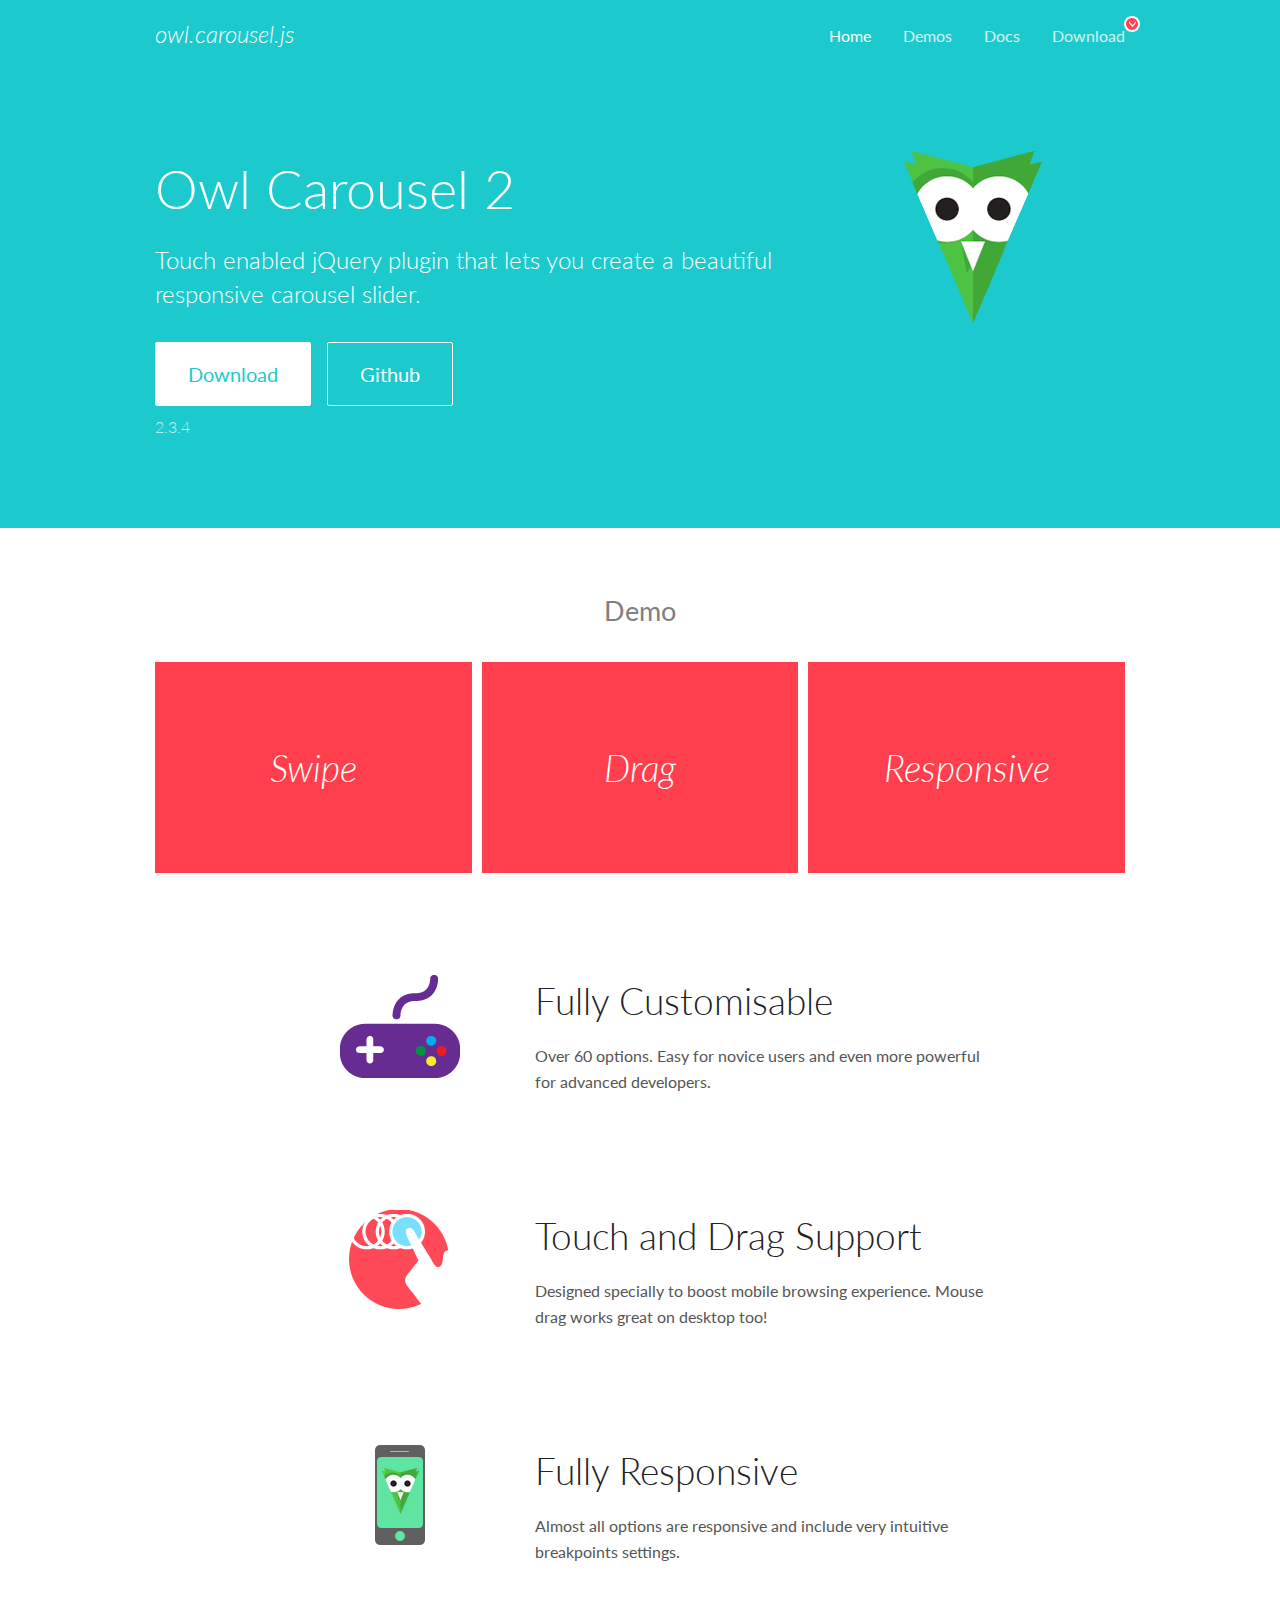
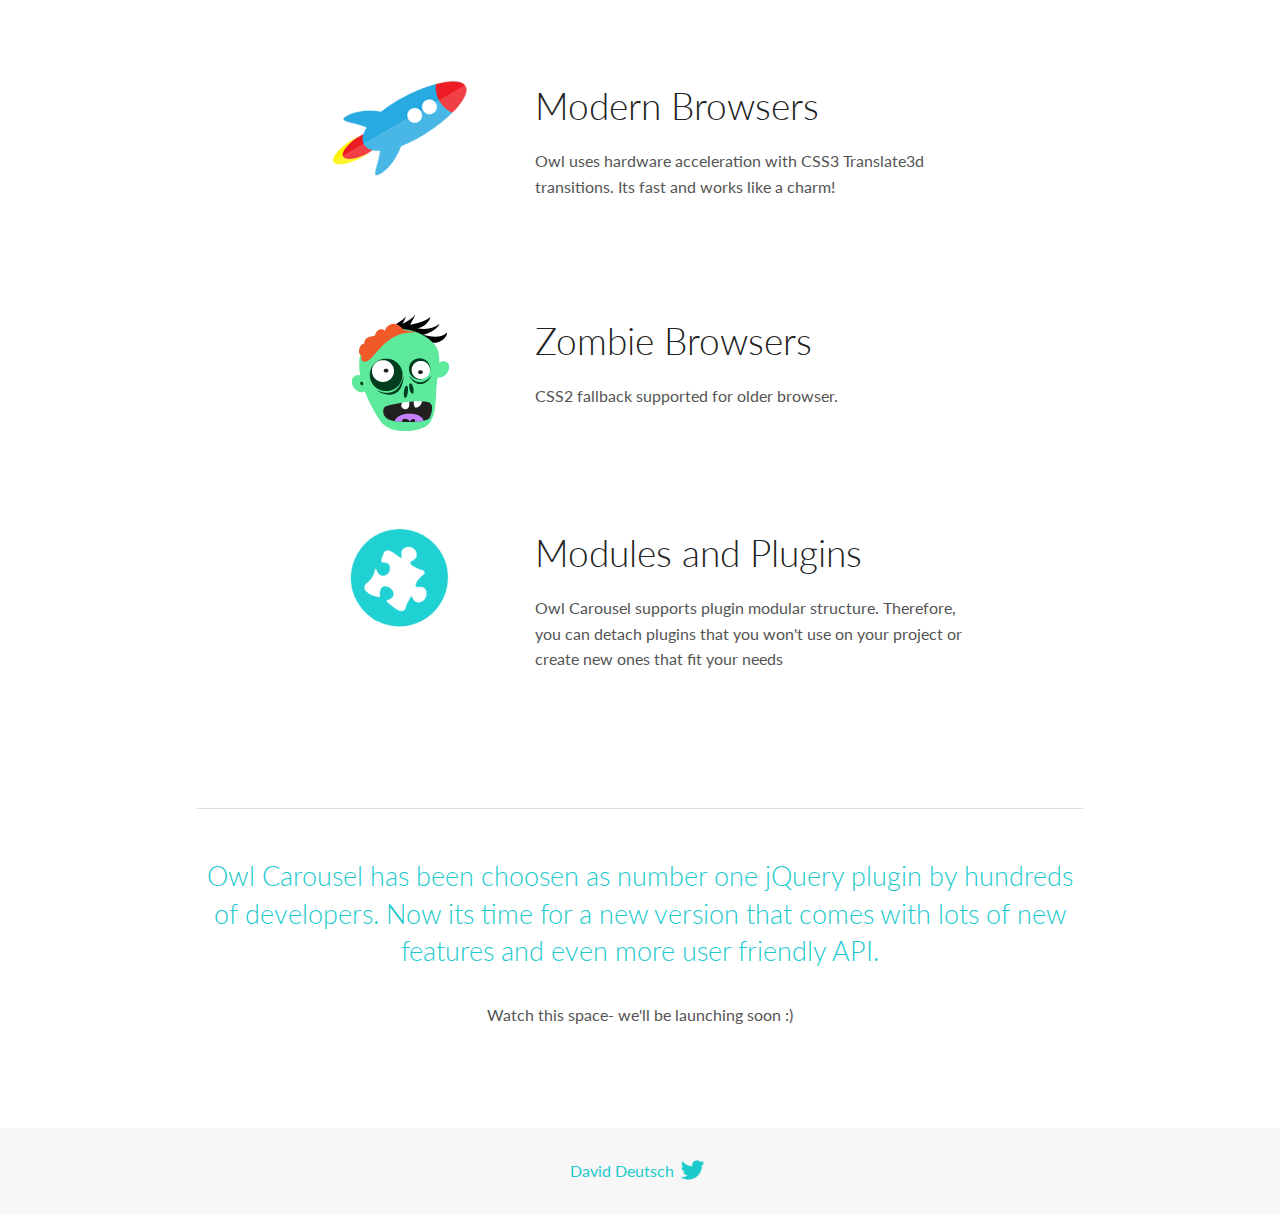
<file: OwlCarousel2/docs/index.html>
<!DOCTYPE html>
<html lang="en">
  <head>

    <!-- head -->
    <meta charset="utf-8">
    <meta name="msapplication-tap-highlight" content="no" />
    <meta name="viewport" content="width=device-width, initial-scale=1.0" />
    <meta name="description" content="Touch enabled jQuery plugin that lets you create beautiful responsive carousel slider.">
    <meta name="author" content="David Deutsch">
    <title>
      Home | Owl Carousel | 2.3.4
    </title>

    <!-- Stylesheets -->
    <link href='https://fonts.googleapis.com/css?family=Lato:300,400,700,400italic,300italic' rel='stylesheet' type='text/css'>
    <link rel="stylesheet" href="assets/css/docs.theme.min.css">

    <!-- Owl Stylesheets -->
    <link rel="stylesheet" href="assets/owlcarousel/assets/owl.carousel.min.css">
    <link rel="stylesheet" href="assets/owlcarousel/assets/owl.theme.default.min.css">

    <!-- HTML5 shim and Respond.js IE8 support of HTML5 elements and media queries -->

    <!--[if lt IE 9]>
      <script src="https://oss.maxcdn.com/libs/html5shiv/3.7.0/html5shiv.js"></script>
      <script src="https://oss.maxcdn.com/libs/respond.js/1.3.0/respond.min.js"></script>
    <![endif]-->

    <!-- Favicons -->
    <link rel="apple-touch-icon-precomposed" sizes="144x144" href="assets/ico/apple-touch-icon-144-precomposed.png">
    <link rel="shortcut icon" href="assets/ico/favicon.png">
    <link rel="shortcut icon" href="favicon.ico">

    <!-- Yeah i know js should not be in header. Its required for demos.-->

    <!-- javascript -->
    <script src="assets/vendors/jquery.min.js"></script>
    <script src="assets/owlcarousel/owl.carousel.js"></script>
  </head>
  <body>

    <!-- header -->
    <header class="header">
      <div class="row">
        <div class="large-12 columns">
          <div class="brand left">
            <h3>
              <a href="/OwlCarousel2/">owl.carousel.js</a> 
            </h3>
          </div>
          <a id="toggle-nav" class="right">
            <span></span> <span></span> <span></span> 
          </a> 
          <div class="nav-bar">
            <ul class="clearfix">
              <li class="active">
                <a href="/OwlCarousel2/index.html">Home</a> 
              </li>
              <li> <a href="/OwlCarousel2/demos/demos.html">Demos</a>  </li>
              <li> <a href="/OwlCarousel2/docs/started-welcome.html">Docs</a>  </li>
              <li>
                <a href="https://github.com/OwlCarousel2/OwlCarousel2/archive/2.3.4.zip">Download</a> 
                <span class="download"></span> 
              </li>
            </ul>
          </div>
        </div>
      </div>
    </header>

    <!-- home panel -->
    <section id="hero">
      <div class="row">
        <div class="large-8 medium-8 columns">
          <h1>Owl Carousel 2</h1>
          <h4>Touch enabled jQuery plugin that lets you create a beautiful responsive carousel slider.</h4>
          <a href="https://github.com/OwlCarousel2/OwlCarousel2/archive/2.3.4.zip" class="hero-button">Download</a> 
          <a href="https://github.com/OwlCarousel2/OwlCarousel2" class="hero-button outline">Github</a> 
          <p>2.3.4</p>
        </div>
        <div class="large-4 medium-4 columns">
          <img class="owl-logo" src="assets/img/owl-logo.png" alt="mr. Owl">
        </div>
      </div>
    </section>

    <!-- body -->
    <div class="home-demo">
      <div class="row">
        <div class="large-12 columns">
          <h3>Demo</h3>
          <div class="owl-carousel">
            <div class="item">
              <h2>Swipe</h2>
            </div>
            <div class="item">
              <h2>Drag</h2>
            </div>
            <div class="item">
              <h2>Responsive</h2>
            </div>
            <div class="item">
              <h2>CSS3</h2>
            </div>
            <div class="item">
              <h2>Fast</h2>
            </div>
            <div class="item">
              <h2>Easy</h2>
            </div>
            <div class="item">
              <h2>Free</h2>
            </div>
            <div class="item">
              <h2>Upgradable</h2>
            </div>
            <div class="item">
              <h2>Tons of options</h2>
            </div>
            <div class="item">
              <h2>Infinity</h2>
            </div>
            <div class="item">
              <h2>Auto Width</h2>
            </div>
          </div>
        </div>
      </div>
    </div>
    <script>
      var owl = $('.owl-carousel');
      owl.owlCarousel({
        margin: 10,
        loop: true,
        responsive: {
          0: {
            items: 1
          },
          600: {
            items: 2
          },
          1000: {
            items: 3
          }
        }
      })
    </script>

    <!-- features -->
    <div id="features">
      <div class="row">
        <div class="small-12 medium-9 small-centered columns">
          <section class="row feature">
            <div class="medium-4 small-12 columns">
              <img src="assets/img/feature-options.png" alt="">
            </div>
            <div class="medium-8 small-12 columns">
              <h2>Fully Customisable</h2>
              <p>Over 60 options. Easy for novice users and even more powerful for advanced developers.</p>
            </div>
          </section>
          <section class="row feature">
            <div class="medium-4 small-12 columns">
              <img src="assets/img/feature-drag.png" alt="">
            </div>
            <div class="medium-8 small-12 columns">
              <h2>Touch and Drag Support</h2>
              <p>Designed specially to boost mobile browsing experience. Mouse drag works great on desktop too!</p>
            </div>
          </section>
          <section class="row feature">
            <div class="medium-4 small-12 columns">
              <img src="assets/img/feature-responsive.png" alt="">
            </div>
            <div class="medium-8 small-12 columns">
              <h2>Fully Responsive</h2>
              <p>Almost all options are responsive and include very intuitive breakpoints settings.</p>
            </div>
          </section>
          <section class="row feature">
            <div class="medium-4 small-12 columns">
              <img src="assets/img/feature-modern.png" alt="">
            </div>
            <div class="medium-8 small-12 columns">
              <h2>Modern Browsers</h2>
              <p>Owl uses hardware acceleration with CSS3 Translate3d transitions. Its fast and works like a charm! </p>
            </div>
          </section>
          <section class="row feature">
            <div class="medium-4 small-12 columns">
              <img src="assets/img/feature-zombie.png" alt="">
            </div>
            <div class="medium-8 small-12 columns">
              <h2>Zombie Browsers</h2>
              <p>CSS2 fallback supported for older browser.</p>
            </div>
          </section>
          <section class="row feature">
            <div class="medium-4 small-12 columns">
              <img src="assets/img/feature-module.png" alt="">
            </div>
            <div class="medium-8 small-12 columns">
              <h2>Modules and Plugins</h2>
              <p>Owl Carousel supports plugin modular structure. Therefore, you can detach plugins that you won&#x27;t use on your project or create new ones that fit your needs</p>
            </div>
          </section>
        </div>
      </div>
    </div>

    <!-- footer -->
    <section id="teaser-text">
      <div class="row">
        <div class="small-12 medium-11 small-centered columns">
          <hr>
          <h3 id="owl-carousel-has-been-choosen-as-number-one-jquery-plugin-by-hundreds-of-developers-now-its-time-for-a-new-version-that-comes-with-lots-of-new-features-and-even-more-user-friendly-api-">Owl Carousel has been choosen as number one jQuery plugin by hundreds of developers. Now its time for a new version that comes with lots of new features and even more user friendly API.</h3>
          <p>Watch this space- we&#39;ll be launching soon :)</p>
        </div>
      </div>
    </section>

    <!-- footer -->
    <footer class="footer">
      <div class="row">
        <div class="large-12 columns">
          <h5>
            <a href="/OwlCarousel2/docs/support-contact.html">David Deutsch</a> 
            <a id="custom-tweet-button" href="https://twitter.com/share?url=https://github.com/OwlCarousel2/OwlCarousel2&text=Owl Carousel - This is so awesome! " target="_blank"></a> 
          </h5>
        </div>
      </div>
    </footer>

    <!-- vendors -->
    <script src="assets/vendors/highlight.js"></script>
    <script src="assets/js/app.js"></script>
  </body>
</html>
</file>
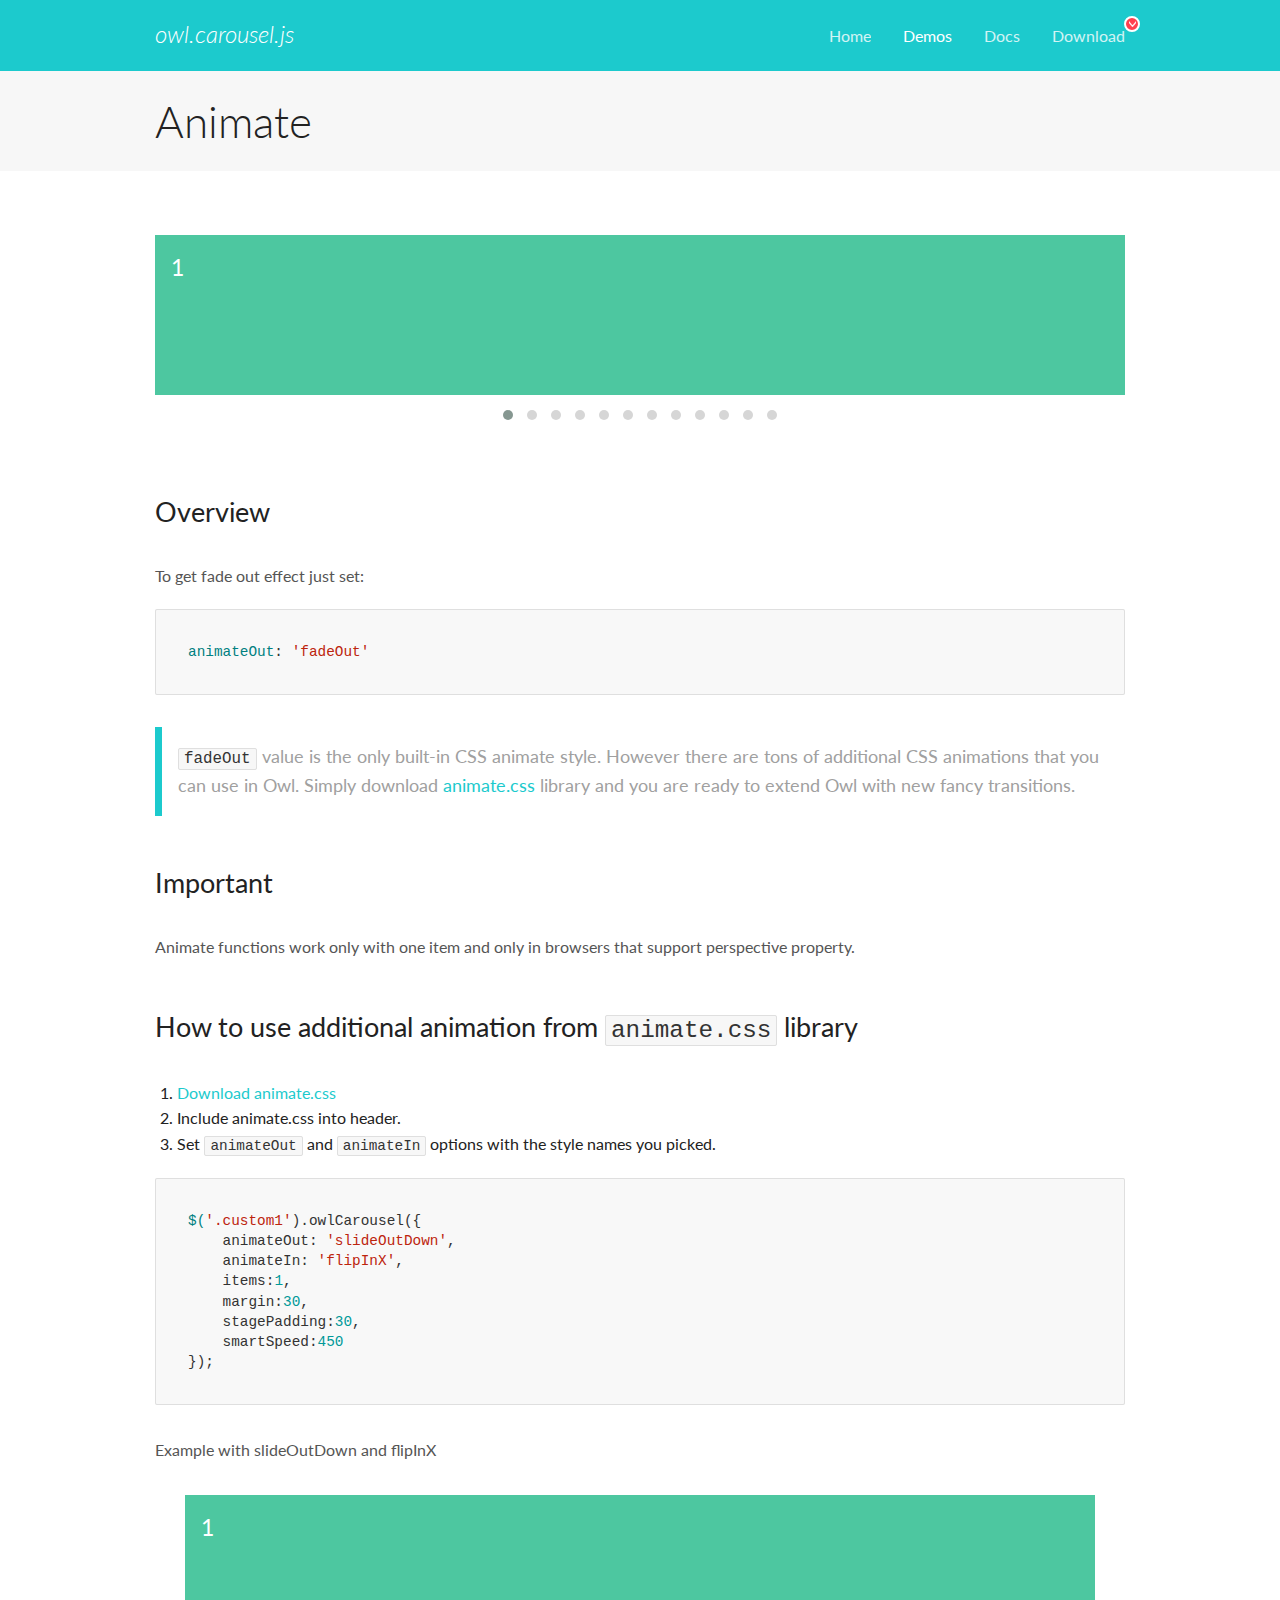
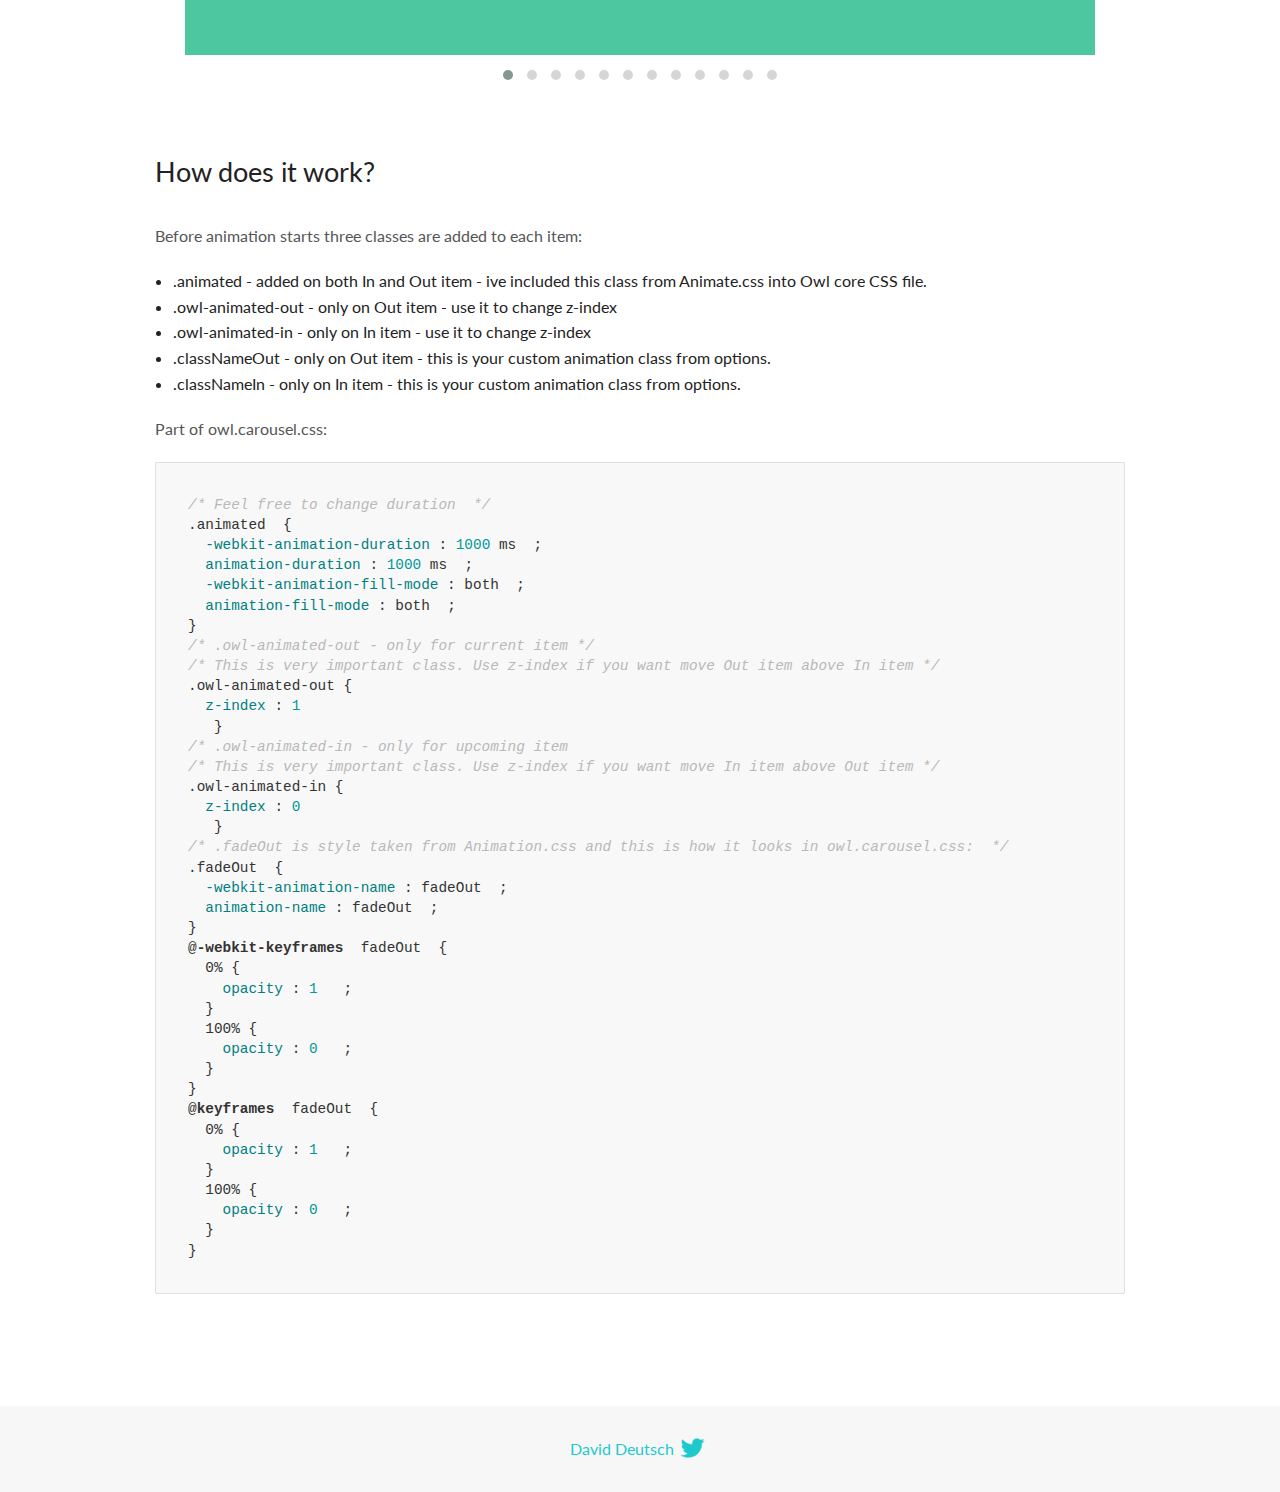
<file: OwlCarousel2/docs/demos/animate.html>
<!DOCTYPE html>
<html lang="en">
  <head>

    <!-- head -->
    <meta charset="utf-8">
    <meta name="msapplication-tap-highlight" content="no" />
    <meta name="viewport" content="width=device-width, initial-scale=1.0" />
    <meta name="description" content="Animate carousel">
    <meta name="author" content="David Deutsch">
    <title>
      Animate Demo | Owl Carousel | 2.3.4
    </title>

    <!-- Stylesheets -->
    <link href='https://fonts.googleapis.com/css?family=Lato:300,400,700,400italic,300italic' rel='stylesheet' type='text/css'>
    <link rel="stylesheet" href="../assets/css/docs.theme.min.css">

    <!-- Owl Stylesheets -->
    <link rel="stylesheet" href="../assets/owlcarousel/assets/owl.carousel.min.css">
    <link rel="stylesheet" href="../assets/owlcarousel/assets/owl.theme.default.min.css">

    <!-- HTML5 shim and Respond.js IE8 support of HTML5 elements and media queries -->

    <!--[if lt IE 9]>
      <script src="https://oss.maxcdn.com/libs/html5shiv/3.7.0/html5shiv.js"></script>
      <script src="https://oss.maxcdn.com/libs/respond.js/1.3.0/respond.min.js"></script>
    <![endif]-->

    <!-- Favicons -->
    <link rel="apple-touch-icon-precomposed" sizes="144x144" href="../assets/ico/apple-touch-icon-144-precomposed.png">
    <link rel="shortcut icon" href="../assets/ico/favicon.png">
    <link rel="shortcut icon" href="favicon.ico">

    <!-- Yeah i know js should not be in header. Its required for demos.-->

    <!-- javascript -->
    <script src="../assets/vendors/jquery.min.js"></script>
    <script src="../assets/owlcarousel/owl.carousel.js"></script>
  </head>
  <body>

    <!-- header -->
    <header class="header">
      <div class="row">
        <div class="large-12 columns">
          <div class="brand left">
            <h3>
              <a href="/OwlCarousel2/">owl.carousel.js</a> 
            </h3>
          </div>
          <a id="toggle-nav" class="right">
            <span></span> <span></span> <span></span> 
          </a> 
          <div class="nav-bar">
            <ul class="clearfix">
              <li> <a href="/OwlCarousel2/index.html">Home</a>  </li>
              <li class="active">
                <a href="/OwlCarousel2/demos/demos.html">Demos</a> 
              </li>
              <li> <a href="/OwlCarousel2/docs/started-welcome.html">Docs</a>  </li>
              <li>
                <a href="https://github.com/OwlCarousel2/OwlCarousel2/archive/2.3.4.zip">Download</a> 
                <span class="download"></span> 
              </li>
            </ul>
          </div>
        </div>
      </div>
    </header>

    <!-- title -->
    <section class="title">
      <div class="row">
        <div class="large-12 columns">
          <h1>Animate</h1>
        </div>
      </div>
    </section>

    <!--  Demos -->
    <section id="demos">
      <div class="row">
        <div class="large-12 columns">
          <div class="fadeOut owl-carousel owl-theme">
            <div class="item">
              <h4>1</h4>
            </div>
            <div class="item">
              <h4>2</h4>
            </div>
            <div class="item">
              <h4>3</h4>
            </div>
            <div class="item">
              <h4>4</h4>
            </div>
            <div class="item">
              <h4>5</h4>
            </div>
            <div class="item">
              <h4>6</h4>
            </div>
            <div class="item">
              <h4>7</h4>
            </div>
            <div class="item">
              <h4>8</h4>
            </div>
            <div class="item">
              <h4>9</h4>
            </div>
            <div class="item">
              <h4>10</h4>
            </div>
            <div class="item">
              <h4>11</h4>
            </div>
            <div class="item">
              <h4>12</h4>
            </div>
          </div>
          <h3 id="overview">Overview</h3>
          <p>To get fade out effect just set:</p>
          <pre><code>animateOut: &#39;fadeOut&#39;</code></pre>
          <blockquote>
            <p><code>fadeOut</code> value is the only built-in CSS animate style. However there are tons of additional CSS animations that you can use in Owl. Simply download
              <a href="https://daneden.github.io/animate.css/">animate.css</a>  library and you are ready to extend Owl with new fancy transitions.</p>
          </blockquote>
          <h3 id="important">Important</h3>
          <p>Animate functions work only with one item and only in browsers that support perspective property.</p>
          <h3 id="how-to-use-additional-animation-from-animate-css-library">How to use additional animation from <code>animate.css</code> library</h3>
          <ol>
            <li> <a href="https://daneden.github.io/animate.css/">Download animate.css</a>  </li>
            <li>Include animate.css into header.</li>
            <li>Set <code>animateOut</code> and <code>animateIn</code> options with the style names you picked.</li>
          </ol>
          <pre><code>$(&#39;.custom1&#39;).owlCarousel({
    animateOut: &#39;slideOutDown&#39;,
    animateIn: &#39;flipInX&#39;,
    items:1,
    margin:30,
    stagePadding:30,
    smartSpeed:450
});</code></pre>
          <p>Example with slideOutDown and flipInX</p>
          <div class="custom1 owl-carousel owl-theme">
            <div class="item">
              <h4>1</h4>
            </div>
            <div class="item">
              <h4>2</h4>
            </div>
            <div class="item">
              <h4>3</h4>
            </div>
            <div class="item">
              <h4>4</h4>
            </div>
            <div class="item">
              <h4>5</h4>
            </div>
            <div class="item">
              <h4>6</h4>
            </div>
            <div class="item">
              <h4>7</h4>
            </div>
            <div class="item">
              <h4>8</h4>
            </div>
            <div class="item">
              <h4>9</h4>
            </div>
            <div class="item">
              <h4>10</h4>
            </div>
            <div class="item">
              <h4>11</h4>
            </div>
            <div class="item">
              <h4>12</h4>
            </div>
          </div>
          <h3 id="how-does-it-work-">How does it work?</h3>
          <p>Before animation starts three classes are added to each item:</p>
          <ul>
            <li>.animated - added on both In and Out item - ive included this class from Animate.css into Owl core CSS file.</li>
            <li>.owl-animated-out - only on Out item - use it to change z-index</li>
            <li>.owl-animated-in - only on In item - use it to change z-index</li>
            <li>.classNameOut - only on Out item - this is your custom animation class from options.</li>
            <li>.classNameIn - only on In item - this is your custom animation class from options.</li>
          </ul>
          <p>Part of owl.carousel.css:</p>
          <pre><code class="language-css"><span class="comment">/* Feel free to change duration  */</span> 
<span class="class">.animated</span>  <span class="rules">{
  <span class="rule"><span class="attribute">-webkit-animation-duration</span> :<span class="value"> <span class="number">1000</span> ms</span> </span> ;
  <span class="rule"><span class="attribute">animation-duration</span> :<span class="value"> <span class="number">1000</span> ms</span> </span> ;
  <span class="rule"><span class="attribute">-webkit-animation-fill-mode</span> :<span class="value"> both</span> </span> ;
  <span class="rule"><span class="attribute">animation-fill-mode</span> :<span class="value"> both</span> </span> ;
<span class="rule">}</span> </span> 
<span class="comment">/* .owl-animated-out - only for current item */</span> 
<span class="comment">/* This is very important class. Use z-index if you want move Out item above In item */</span> 
<span class="class">.owl-animated-out</span> <span class="rules">{
  <span class="rule"><span class="attribute">z-index</span> :<span class="value"> <span class="number">1</span> 
</span> </span> </span> }
<span class="comment">/* .owl-animated-in - only for upcoming item
/* This is very important class. Use z-index if you want move In item above Out item */</span> 
<span class="class">.owl-animated-in</span> <span class="rules">{
  <span class="rule"><span class="attribute">z-index</span> :<span class="value"> <span class="number">0</span> 
</span> </span> </span> }
<span class="comment">/* .fadeOut is style taken from Animation.css and this is how it looks in owl.carousel.css:  */</span> 
<span class="class">.fadeOut</span>  <span class="rules">{
  <span class="rule"><span class="attribute">-webkit-animation-name</span> :<span class="value"> fadeOut</span> </span> ;
  <span class="rule"><span class="attribute">animation-name</span> :<span class="value"> fadeOut</span> </span> ;
<span class="rule">}</span> </span> 
<span class="at_rule">@<span class="keyword">-webkit-keyframes</span>  fadeOut </span> {
  0% <span class="rules">{
    <span class="rule"><span class="attribute">opacity</span> :<span class="value"> <span class="number">1</span> </span> </span> ;
  <span class="rule">}</span> </span> 
  100% <span class="rules">{
    <span class="rule"><span class="attribute">opacity</span> :<span class="value"> <span class="number">0</span> </span> </span> ;
  <span class="rule">}</span> </span> 
}
<span class="at_rule">@<span class="keyword">keyframes</span>  fadeOut </span> {
  0% <span class="rules">{
    <span class="rule"><span class="attribute">opacity</span> :<span class="value"> <span class="number">1</span> </span> </span> ;
  <span class="rule">}</span> </span> 
  100% <span class="rules">{
    <span class="rule"><span class="attribute">opacity</span> :<span class="value"> <span class="number">0</span> </span> </span> ;
  <span class="rule">}</span> </span> 
}</code></pre>
          <link rel="stylesheet" href="../assets/css/animate.css">
          <script>
            jQuery(document).ready(function($) {
              $('.fadeOut').owlCarousel({
                items: 1,
                animateOut: 'fadeOut',
                loop: true,
                margin: 10,
              });
              $('.custom1').owlCarousel({
                animateOut: 'slideOutDown',
                animateIn: 'flipInX',
                items: 1,
                margin: 30,
                stagePadding: 30,
                smartSpeed: 450
              });
            });
          </script>
        </div>
      </div>
    </section>

    <!-- footer -->
    <footer class="footer">
      <div class="row">
        <div class="large-12 columns">
          <h5>
            <a href="/OwlCarousel2/docs/support-contact.html">David Deutsch</a> 
            <a id="custom-tweet-button" href="https://twitter.com/share?url=https://github.com/OwlCarousel2/OwlCarousel2&text=Owl Carousel - This is so awesome! " target="_blank"></a> 
          </h5>
        </div>
      </div>
    </footer>

    <!-- vendors -->
    <script src="../assets/vendors/highlight.js"></script>
    <script src="../assets/js/app.js"></script>
  </body>
</html>
</file>
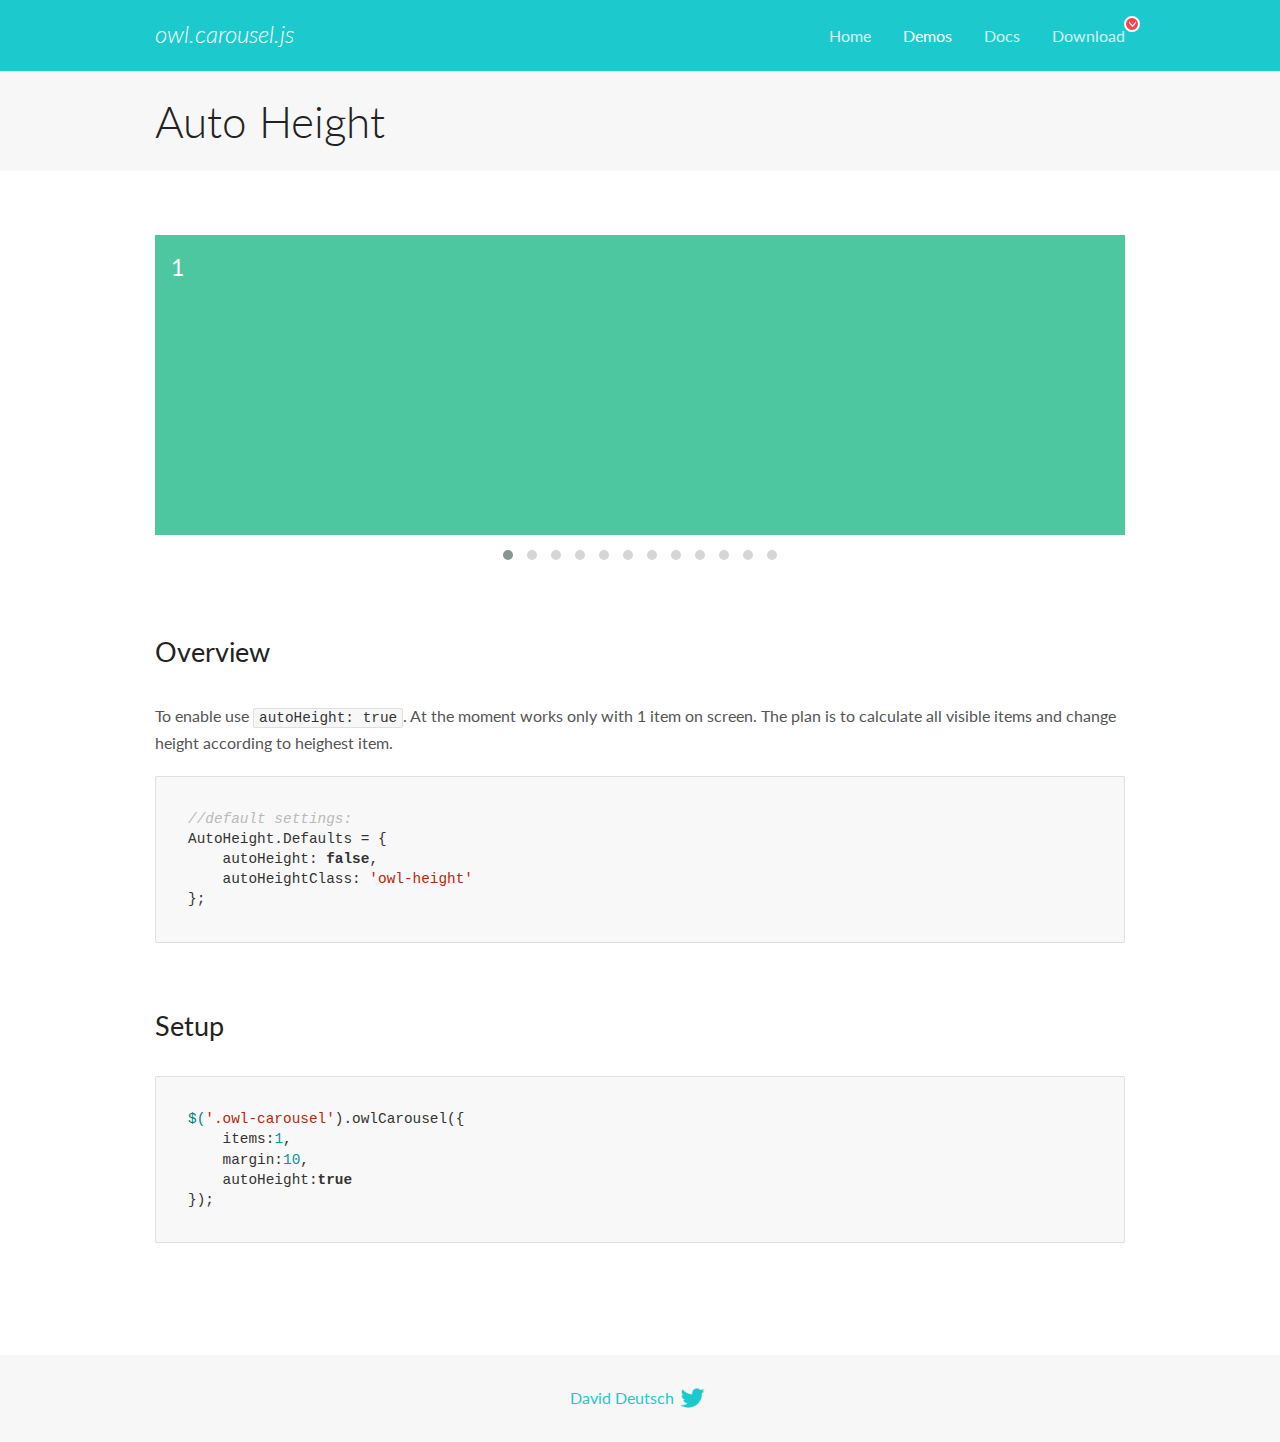
<file: OwlCarousel2/docs/demos/autoheight.html>
<!DOCTYPE html>
<html lang="en">
  <head>

    <!-- head -->
    <meta charset="utf-8">
    <meta name="msapplication-tap-highlight" content="no" />
    <meta name="viewport" content="width=device-width, initial-scale=1.0" />
    <meta name="description" content="autoHeight usage demo">
    <meta name="author" content="David Deutsch">
    <title>
      Auto Height Demo | Owl Carousel | 2.3.4
    </title>

    <!-- Stylesheets -->
    <link href='https://fonts.googleapis.com/css?family=Lato:300,400,700,400italic,300italic' rel='stylesheet' type='text/css'>
    <link rel="stylesheet" href="../assets/css/docs.theme.min.css">

    <!-- Owl Stylesheets -->
    <link rel="stylesheet" href="../assets/owlcarousel/assets/owl.carousel.min.css">
    <link rel="stylesheet" href="../assets/owlcarousel/assets/owl.theme.default.min.css">

    <!-- HTML5 shim and Respond.js IE8 support of HTML5 elements and media queries -->

    <!--[if lt IE 9]>
      <script src="https://oss.maxcdn.com/libs/html5shiv/3.7.0/html5shiv.js"></script>
      <script src="https://oss.maxcdn.com/libs/respond.js/1.3.0/respond.min.js"></script>
    <![endif]-->

    <!-- Favicons -->
    <link rel="apple-touch-icon-precomposed" sizes="144x144" href="../assets/ico/apple-touch-icon-144-precomposed.png">
    <link rel="shortcut icon" href="../assets/ico/favicon.png">
    <link rel="shortcut icon" href="favicon.ico">

    <!-- Yeah i know js should not be in header. Its required for demos.-->

    <!-- javascript -->
    <script src="../assets/vendors/jquery.min.js"></script>
    <script src="../assets/owlcarousel/owl.carousel.js"></script>
  </head>
  <body>

    <!-- header -->
    <header class="header">
      <div class="row">
        <div class="large-12 columns">
          <div class="brand left">
            <h3>
              <a href="/OwlCarousel2/">owl.carousel.js</a> 
            </h3>
          </div>
          <a id="toggle-nav" class="right">
            <span></span> <span></span> <span></span> 
          </a> 
          <div class="nav-bar">
            <ul class="clearfix">
              <li> <a href="/OwlCarousel2/index.html">Home</a>  </li>
              <li class="active">
                <a href="/OwlCarousel2/demos/demos.html">Demos</a> 
              </li>
              <li> <a href="/OwlCarousel2/docs/started-welcome.html">Docs</a>  </li>
              <li>
                <a href="https://github.com/OwlCarousel2/OwlCarousel2/archive/2.3.4.zip">Download</a> 
                <span class="download"></span> 
              </li>
            </ul>
          </div>
        </div>
      </div>
    </header>

    <!-- title -->
    <section class="title">
      <div class="row">
        <div class="large-12 columns">
          <h1>Auto Height</h1>
        </div>
      </div>
    </section>

    <!--  Demos -->
    <section id="demos">
      <div class="row">
        <div class="large-12 columns">
          <div class="owl-carousel owl-theme">
            <div class="item" style="height:300px">
              <h4>1</h4>
            </div>
            <div class="item" style="height:100px">
              <h4>2</h4>
            </div>
            <div class="item" style="height:500px">
              <h4>3</h4>
            </div>
            <div class="item" style="height:250px">
              <h4>4</h4>
            </div>
            <div class="item" style="height:400px">
              <h4>5</h4>
            </div>
            <div class="item" style="height:500px">
              <h4>6</h4>
            </div>
            <div class="item" style="height:600px">
              <h4>7</h4>
            </div>
            <div class="item" style="height:400px">
              <h4>8</h4>
            </div>
            <div class="item" style="height:300px">
              <h4>9</h4>
            </div>
            <div class="item" style="height:350px">
              <h4>10</h4>
            </div>
            <div class="item" style="height:200px">
              <h4>11</h4>
            </div>
            <div class="item" style="height:150px">
              <h4>12</h4>
            </div>
          </div>
          <h3 id="overview">Overview</h3>
          <p>To enable use <code>autoHeight: true</code>. At the moment works only with 1 item on screen. The plan is to calculate all visible items and change height according to heighest item.</p>
          <pre><code>//default settings:
AutoHeight.Defaults = {
    autoHeight: false,
    autoHeightClass: &#39;owl-height&#39;
};</code></pre>
          <h3 id="setup">Setup</h3>
          <pre><code>$(&#39;.owl-carousel&#39;).owlCarousel({
    items:1,
    margin:10,
    autoHeight:true
});</code></pre>
          <script>
            $(document).ready(function() {
              $('.owl-carousel').owlCarousel({
                items: 1,
                margin: 10,
                autoHeight: true
              });
            })
          </script>
        </div>
      </div>
    </section>

    <!-- footer -->
    <footer class="footer">
      <div class="row">
        <div class="large-12 columns">
          <h5>
            <a href="/OwlCarousel2/docs/support-contact.html">David Deutsch</a> 
            <a id="custom-tweet-button" href="https://twitter.com/share?url=https://github.com/OwlCarousel2/OwlCarousel2&text=Owl Carousel - This is so awesome! " target="_blank"></a> 
          </h5>
        </div>
      </div>
    </footer>

    <!-- vendors -->
    <script src="../assets/vendors/highlight.js"></script>
    <script src="../assets/js/app.js"></script>
  </body>
</html>
</file>
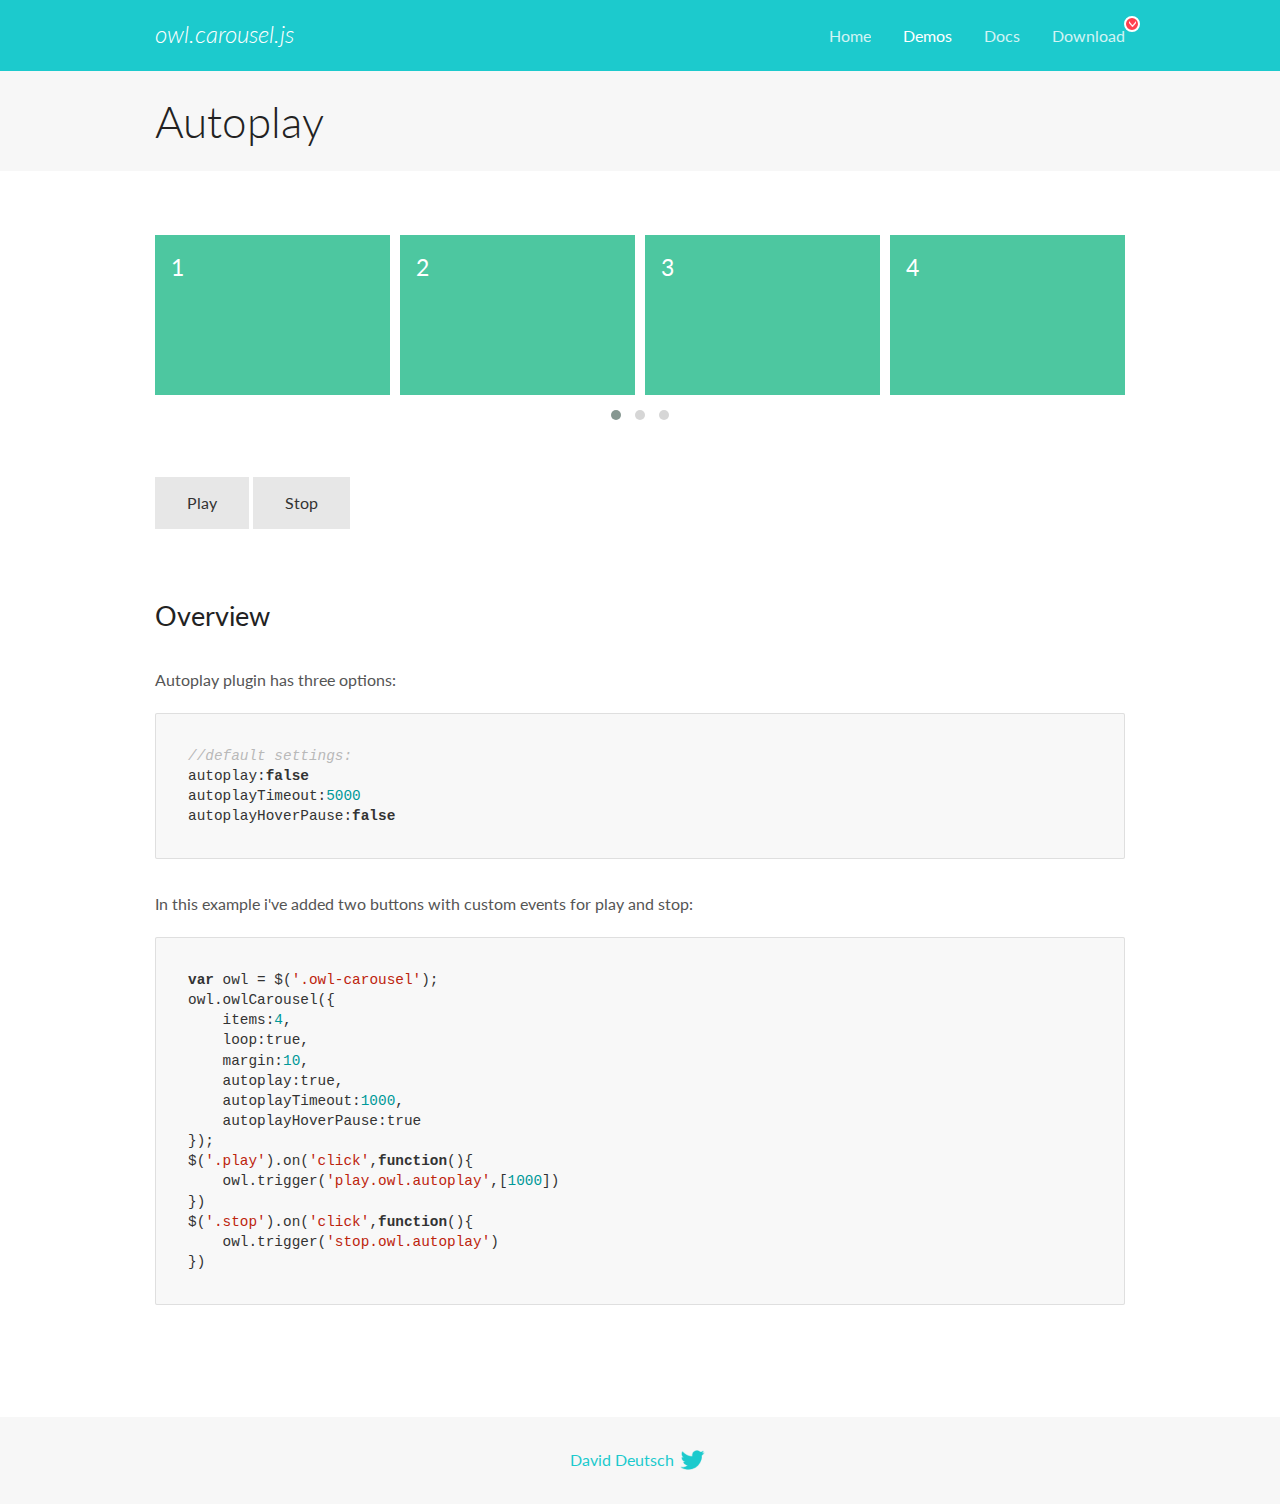
<file: OwlCarousel2/docs/demos/autoplay.html>
<!DOCTYPE html>
<html lang="en">
  <head>

    <!-- head -->
    <meta charset="utf-8">
    <meta name="msapplication-tap-highlight" content="no" />
    <meta name="viewport" content="width=device-width, initial-scale=1.0" />
    <meta name="description" content="Autoplay usage demo">
    <meta name="author" content="David Deutsch">
    <title>
      Autoplay Demo | Owl Carousel | 2.3.4
    </title>

    <!-- Stylesheets -->
    <link href='https://fonts.googleapis.com/css?family=Lato:300,400,700,400italic,300italic' rel='stylesheet' type='text/css'>
    <link rel="stylesheet" href="../assets/css/docs.theme.min.css">

    <!-- Owl Stylesheets -->
    <link rel="stylesheet" href="../assets/owlcarousel/assets/owl.carousel.min.css">
    <link rel="stylesheet" href="../assets/owlcarousel/assets/owl.theme.default.min.css">

    <!-- HTML5 shim and Respond.js IE8 support of HTML5 elements and media queries -->

    <!--[if lt IE 9]>
      <script src="https://oss.maxcdn.com/libs/html5shiv/3.7.0/html5shiv.js"></script>
      <script src="https://oss.maxcdn.com/libs/respond.js/1.3.0/respond.min.js"></script>
    <![endif]-->

    <!-- Favicons -->
    <link rel="apple-touch-icon-precomposed" sizes="144x144" href="../assets/ico/apple-touch-icon-144-precomposed.png">
    <link rel="shortcut icon" href="../assets/ico/favicon.png">
    <link rel="shortcut icon" href="favicon.ico">

    <!-- Yeah i know js should not be in header. Its required for demos.-->

    <!-- javascript -->
    <script src="../assets/vendors/jquery.min.js"></script>
    <script src="../assets/owlcarousel/owl.carousel.js"></script>
  </head>
  <body>

    <!-- header -->
    <header class="header">
      <div class="row">
        <div class="large-12 columns">
          <div class="brand left">
            <h3>
              <a href="/OwlCarousel2/">owl.carousel.js</a> 
            </h3>
          </div>
          <a id="toggle-nav" class="right">
            <span></span> <span></span> <span></span> 
          </a> 
          <div class="nav-bar">
            <ul class="clearfix">
              <li> <a href="/OwlCarousel2/index.html">Home</a>  </li>
              <li class="active">
                <a href="/OwlCarousel2/demos/demos.html">Demos</a> 
              </li>
              <li> <a href="/OwlCarousel2/docs/started-welcome.html">Docs</a>  </li>
              <li>
                <a href="https://github.com/OwlCarousel2/OwlCarousel2/archive/2.3.4.zip">Download</a> 
                <span class="download"></span> 
              </li>
            </ul>
          </div>
        </div>
      </div>
    </header>

    <!-- title -->
    <section class="title">
      <div class="row">
        <div class="large-12 columns">
          <h1>Autoplay</h1>
        </div>
      </div>
    </section>

    <!--  Demos -->
    <section id="demos">
      <div class="row">
        <div class="large-12 columns">
          <div class="owl-carousel owl-theme">
            <div class="item">
              <h4>1</h4>
            </div>
            <div class="item">
              <h4>2</h4>
            </div>
            <div class="item">
              <h4>3</h4>
            </div>
            <div class="item">
              <h4>4</h4>
            </div>
            <div class="item">
              <h4>5</h4>
            </div>
            <div class="item">
              <h4>6</h4>
            </div>
            <div class="item">
              <h4>7</h4>
            </div>
            <div class="item">
              <h4>8</h4>
            </div>
            <div class="item">
              <h4>9</h4>
            </div>
            <div class="item">
              <h4>10</h4>
            </div>
            <div class="item">
              <h4>11</h4>
            </div>
            <div class="item">
              <h4>12</h4>
            </div>
          </div>
          <a class="button secondary play">Play</a> 
          <a class="button secondary stop">Stop</a> 
          <h3 id="overview">Overview</h3>
          <p>Autoplay plugin has three options:</p>
          <pre><code>//default settings:
autoplay:false
autoplayTimeout:5000
autoplayHoverPause:false</code></pre>
          <p>In this example i&#39;ve added two buttons with custom events for play and stop:</p>
          <pre><code>var owl = $(&#39;.owl-carousel&#39;);
owl.owlCarousel({
    items:4,
    loop:true,
    margin:10,
    autoplay:true,
    autoplayTimeout:1000,
    autoplayHoverPause:true
});
$(&#39;.play&#39;).on(&#39;click&#39;,function(){
    owl.trigger(&#39;play.owl.autoplay&#39;,[1000])
})
$(&#39;.stop&#39;).on(&#39;click&#39;,function(){
    owl.trigger(&#39;stop.owl.autoplay&#39;)
})</code></pre>
          <script>
            $(document).ready(function() {
              var owl = $('.owl-carousel');
              owl.owlCarousel({
                items: 4,
                loop: true,
                margin: 10,
                autoplay: true,
                autoplayTimeout: 1000,
                autoplayHoverPause: true
              });
              $('.play').on('click', function() {
                owl.trigger('play.owl.autoplay', [1000])
              })
              $('.stop').on('click', function() {
                owl.trigger('stop.owl.autoplay')
              })
            })
          </script>
        </div>
      </div>
    </section>

    <!-- footer -->
    <footer class="footer">
      <div class="row">
        <div class="large-12 columns">
          <h5>
            <a href="/OwlCarousel2/docs/support-contact.html">David Deutsch</a> 
            <a id="custom-tweet-button" href="https://twitter.com/share?url=https://github.com/OwlCarousel2/OwlCarousel2&text=Owl Carousel - This is so awesome! " target="_blank"></a> 
          </h5>
        </div>
      </div>
    </footer>

    <!-- vendors -->
    <script src="../assets/vendors/highlight.js"></script>
    <script src="../assets/js/app.js"></script>
  </body>
</html>
</file>
